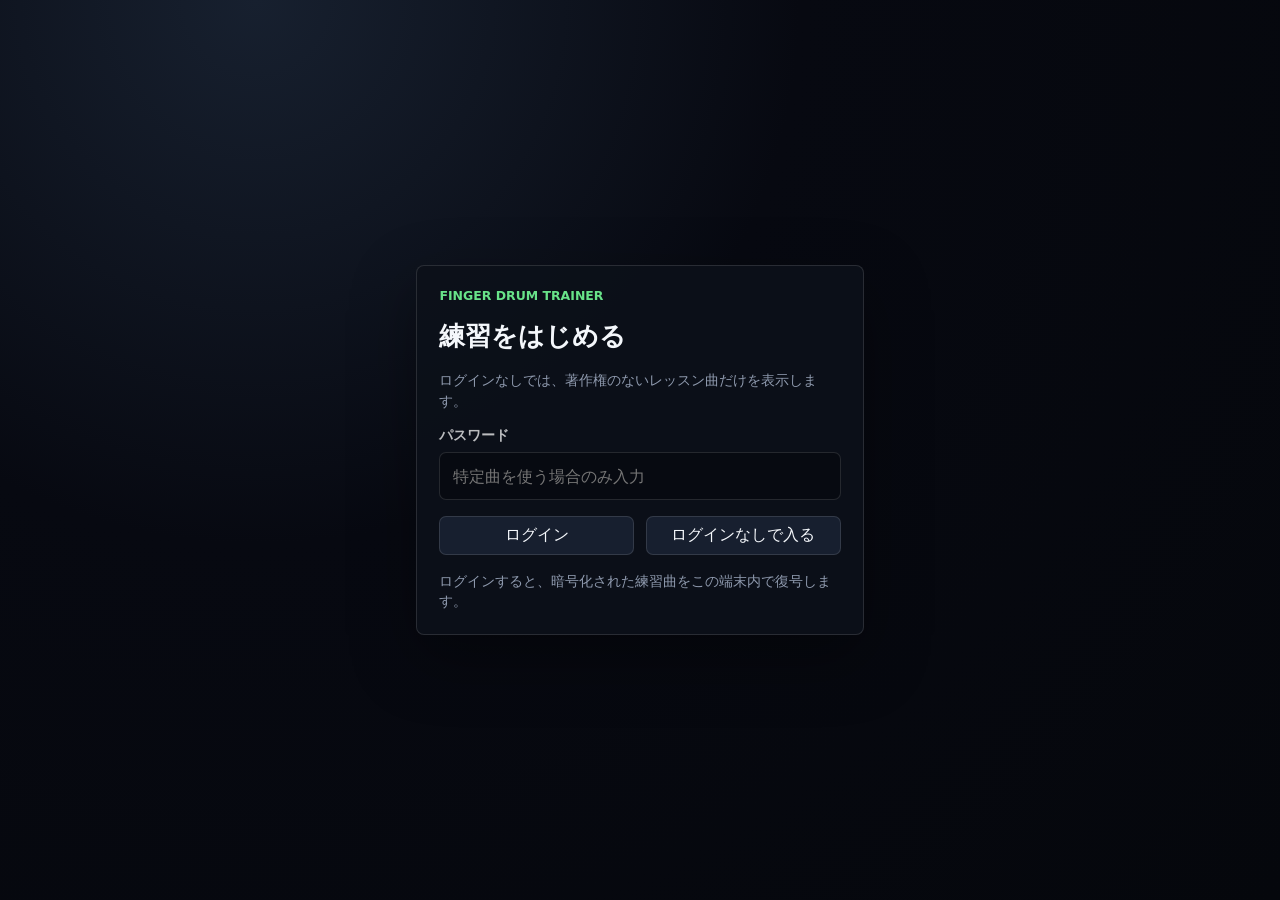
<file: index.html>
<!doctype html>
<html lang="ja">
  <head>
    <meta charset="utf-8" />
    <meta name="viewport" content="width=device-width, initial-scale=1" />
    <title>Finger Drum Trainer</title>
    <link rel="stylesheet" href="./styles.css?v=protected-login-1" />
  </head>
  <body>
    <section id="loginScreen" class="login-screen" aria-label="ログイン">
      <div class="login-panel">
        <p class="login-kicker">Finger Drum Trainer</p>
        <h1>練習をはじめる</h1>
        <p class="login-copy">ログインなしでは、著作権のないレッスン曲だけを表示します。</p>
        <label class="login-field">
          <span>パスワード</span>
          <input id="privatePassword" type="password" autocomplete="current-password" placeholder="特定曲を使う場合のみ入力" />
        </label>
        <div class="login-actions">
          <button id="privateLogin" type="button">ログイン</button>
          <button id="guestLogin" type="button">ログインなしで入る</button>
        </div>
        <p id="loginStatus" class="login-status">ログインすると、暗号化された練習曲をこの端末内で復号します。</p>
      </div>
    </section>

    <main id="appShell" class="app-shell" hidden>
      <section class="stage-panel" aria-label="演奏画面">
        <header class="topbar">
          <div>
            <h1>Finger Drum Trainer</h1>
            <p id="midiStatus" hidden></p>
          </div>
          <div class="transport" aria-label="トランスポート">
            <label class="tempo-select">
              <span>BPM</span>
              <select id="bpmSelect" aria-label="BPM"></select>
            </label>
            <button id="metronomeToggle" type="button" aria-pressed="false">Metro Off</button>
            <button id="playToggle" type="button">Play</button>
            <button id="resetSong" type="button">Reset</button>
          </div>
        </header>

        <div class="meter-row">
          <div>
            <span>BPM</span>
            <strong id="bpmReadout">92</strong>
          </div>
          <div>
            <span>Score</span>
            <strong id="scoreReadout">0</strong>
          </div>
          <div>
            <span>Combo</span>
            <strong id="comboReadout">0</strong>
          </div>
          <div>
            <span>Judge</span>
            <strong id="judgeReadout">Ready</strong>
          </div>
        </div>

        <div class="canvas-wrap">
          <canvas id="noteCanvas" width="1280" height="760" aria-label="ノーツ落下レーン"></canvas>
        </div>
      </section>

      <aside class="pad-panel" aria-label="MIDI PAD">
        <div class="panel-tabs" role="tablist" aria-label="パネル切り替え">
          <button id="padTab" class="active" type="button" role="tab" aria-selected="true" aria-controls="padContent">PAD</button>
          <button id="settingsTab" type="button" role="tab" aria-selected="false" aria-controls="settingsContent">設定</button>
        </div>
        <div id="padContent" class="tab-page active" role="tabpanel" aria-labelledby="padTab">
          <div class="pad-header">
            <div>
              <h2>4x4 Pads</h2>
              <p>左下P01から右へ、上段へ採番</p>
            </div>
            <button id="demoPattern" type="button">見本</button>
          </div>
          <div id="padGrid" class="pad-grid"></div>
        </div>
        <div id="settingsContent" class="tab-page" role="tabpanel" aria-labelledby="settingsTab">
          <section class="settings-group">
            <h2>MIDI</h2>
            <p id="settingsMidiStatus">未接続</p>
            <p class="midi-help">iPadでは画面PADをタップして練習できます。実機MIDI PADはMac/WindowsのChrome/Edgeで使えます。</p>
            <div class="settings-actions">
              <button id="connectMidi" type="button">MIDI接続</button>
              <button id="learnToggle" type="button">Learn</button>
            </div>
          </section>
          <section class="settings-group">
            <h2>曲</h2>
            <label class="select-row">
              <span>Song</span>
              <select id="songSelect"></select>
            </label>
            <p id="songDescription">基本8ビート</p>
          </section>
          <section class="settings-group">
            <h2>Tempo</h2>
            <label class="range-row">
              <span>BPM</span>
              <input id="bpmSlider" type="range" min="50" max="180" value="92" />
              <strong id="settingsBpmReadout">92</strong>
            </label>
          </section>
          <section class="settings-group">
            <h2>音量</h2>
            <label class="range-row">
              <span>伴奏</span>
              <input id="melodyVolume" type="range" min="0" max="120" value="80" />
              <strong id="melodyVolumeReadout">80</strong>
            </label>
            <label class="range-row">
              <span>ドラム</span>
              <input id="drumVolume" type="range" min="0" max="120" value="90" />
              <strong id="drumVolumeReadout">90</strong>
            </label>
            <label class="range-row">
              <span>Metro</span>
              <input id="metroVolume" type="range" min="0" max="120" value="70" />
              <strong id="metroVolumeReadout">70</strong>
            </label>
          </section>
          <section class="settings-group">
            <h2>PAD音色</h2>
            <label class="select-row">
              <span>PAD</span>
              <select id="soundPadSelect" aria-label="音色を変更するPAD"></select>
            </label>
            <label class="select-row">
              <span>音色</span>
              <select id="soundPresetSelect" aria-label="PAD音色"></select>
            </label>
            <div class="settings-actions">
              <button id="previewSound" type="button">試聴</button>
              <button id="resetSounds" type="button">音色を初期化</button>
            </div>
            <p id="soundStorageStatus">音色: GarageBand配置</p>
          </section>
          <section class="settings-group">
            <h2>Assign</h2>
            <p id="assignStorageStatus">アサイン: 未保存</p>
            <button id="resetAssign" type="button">アサインを初期化</button>
            <div id="mapList" class="map-list"></div>
          </section>
        </div>
      </aside>
    </main>

    <script src="./app.js?v=protected-login-1"></script>
  </body>
</html>
</file>
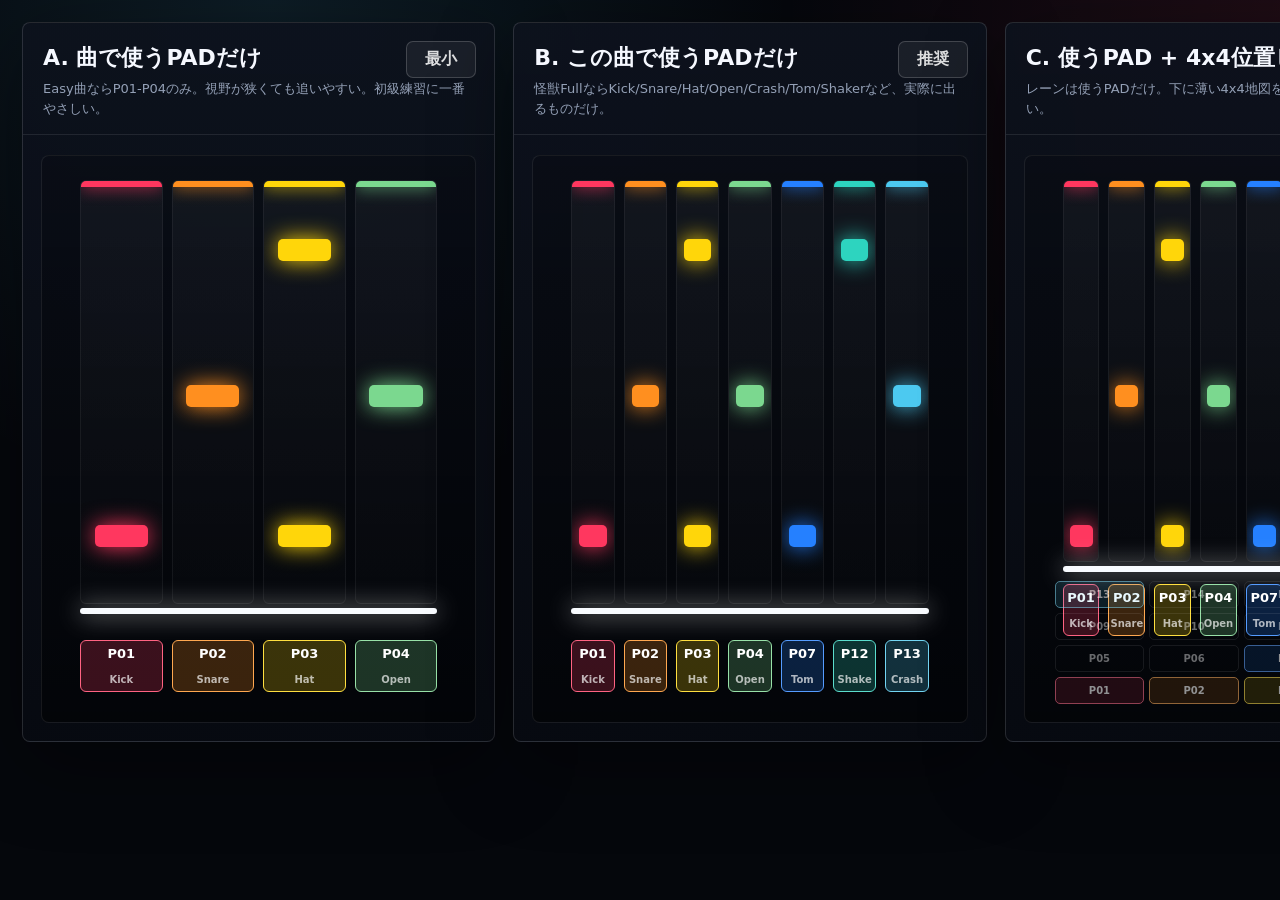
<file: mockups/active-pad-lane-ideas.html>
<!doctype html>
<html lang="ja">
  <head>
    <meta charset="utf-8" />
    <meta name="viewport" content="width=device-width, initial-scale=1" />
    <title>Active Pad Lane Ideas</title>
    <style>
      :root {
        color-scheme: dark;
        --bg: #05070c;
        --panel: #0d121d;
        --line: rgba(255, 255, 255, 0.13);
        --text: #f5f8ff;
        --muted: #94a0b6;
        --hit: #f8fbff;
        --p01: #ff375f;
        --p02: #ff8f1f;
        --p03: #ffd60a;
        --p04: #7bd88f;
        --p07: #2580ff;
        --p12: #2dd4bf;
        --p13: #4cc9f0;
      }

      * { box-sizing: border-box; }

      body {
        margin: 0;
        min-height: 100vh;
        background: #05070c;
        color: var(--text);
        font-family: Inter, ui-sans-serif, system-ui, -apple-system, BlinkMacSystemFont, "Segoe UI", sans-serif;
      }

      .sheet {
        width: 1500px;
        display: grid;
        grid-template-columns: repeat(3, minmax(0, 1fr));
        gap: 18px;
        padding: 22px;
        background:
          radial-gradient(circle at 18% 0%, rgba(76, 201, 240, 0.11), transparent 36%),
          radial-gradient(circle at 86% 2%, rgba(255, 55, 95, 0.10), transparent 34%),
          var(--bg);
      }

      .concept {
        position: relative;
        min-height: 720px;
        overflow: hidden;
        border: 1px solid var(--line);
        border-radius: 8px;
        background: linear-gradient(180deg, rgba(13, 18, 29, 0.94), rgba(7, 10, 17, 0.97));
        box-shadow: 0 24px 80px rgba(0, 0, 0, 0.38);
      }

      .title {
        min-height: 112px;
        padding: 20px 20px 14px;
        border-bottom: 1px solid rgba(255, 255, 255, 0.09);
      }

      h2 {
        margin: 0;
        font-size: 22px;
        letter-spacing: 0;
      }

      p {
        margin: 6px 0 0;
        color: var(--muted);
        font-size: 13px;
        line-height: 1.55;
      }

      .badge {
        position: absolute;
        right: 18px;
        top: 18px;
        min-width: 70px;
        padding: 7px 10px;
        border: 1px solid rgba(255, 255, 255, 0.18);
        border-radius: 7px;
        background: rgba(255, 255, 255, 0.06);
        color: rgba(255, 255, 255, 0.86);
        font-weight: 850;
        text-align: center;
      }

      .stage {
        position: absolute;
        inset: 132px 18px 18px;
        border: 1px solid rgba(255, 255, 255, 0.08);
        border-radius: 8px;
        background: linear-gradient(180deg, rgba(0, 0, 0, 0.15), rgba(0, 0, 0, 0.48));
      }

      .lanes {
        position: absolute;
        inset: 24px 38px 118px;
        display: grid;
        gap: 9px;
      }

      .four .lanes { grid-template-columns: repeat(4, minmax(0, 1fr)); }
      .seven .lanes { grid-template-columns: repeat(7, minmax(0, 1fr)); }
      .hybrid .lanes { grid-template-columns: repeat(8, minmax(0, 1fr)); }

      .lane {
        position: relative;
        overflow: hidden;
        border: 1px solid rgba(255, 255, 255, 0.055);
        border-radius: 6px;
        background: linear-gradient(180deg, rgba(255, 255, 255, 0.045), rgba(255, 255, 255, 0.012));
      }

      .lane::before {
        content: "";
        position: absolute;
        inset: 0 0 auto;
        height: 6px;
        background: var(--color);
        box-shadow: 0 0 16px var(--color);
      }

      .lane.ghost {
        opacity: 0.18;
        background: rgba(255, 255, 255, 0.025);
      }

      .note {
        position: absolute;
        left: 17%;
        width: 66%;
        height: 22px;
        border-radius: 5px;
        background: var(--color);
        box-shadow: 0 0 22px var(--color);
      }

      .note.top { top: 58px; }
      .note.mid { top: 204px; }
      .note.low { top: 344px; }

      .hitline {
        position: absolute;
        left: 38px;
        right: 38px;
        bottom: 108px;
        height: 6px;
        border-radius: 999px;
        background: var(--hit);
        box-shadow: 0 0 24px rgba(255, 255, 255, 0.78);
      }

      .labels {
        position: absolute;
        left: 38px;
        right: 38px;
        bottom: 30px;
        display: grid;
        gap: 9px;
      }

      .four .labels { grid-template-columns: repeat(4, minmax(0, 1fr)); }
      .seven .labels { grid-template-columns: repeat(7, minmax(0, 1fr)); }
      .hybrid .labels { grid-template-columns: repeat(8, minmax(0, 1fr)); }

      .label {
        min-height: 52px;
        border: 1px solid color-mix(in srgb, var(--color), white 22%);
        border-radius: 6px;
        background: color-mix(in srgb, var(--color), transparent 78%);
        color: white;
        display: grid;
        place-items: center;
        text-align: center;
        font-size: 13px;
        font-weight: 900;
        line-height: 1.15;
      }

      .label span {
        color: rgba(255, 255, 255, 0.68);
        font-size: 10px;
        font-weight: 800;
      }

      .label.ghost {
        border-color: rgba(255, 255, 255, 0.12);
        background: rgba(255, 255, 255, 0.025);
        color: rgba(255, 255, 255, 0.35);
      }

      .mini-pad-map {
        position: absolute;
        left: 30px;
        right: 30px;
        bottom: 18px;
        display: grid;
        grid-template-columns: repeat(4, minmax(0, 1fr));
        gap: 5px;
        opacity: 0.56;
      }

      .mini {
        min-height: 27px;
        border: 1px solid rgba(255, 255, 255, 0.15);
        border-radius: 5px;
        display: grid;
        place-items: center;
        color: rgba(255, 255, 255, 0.72);
        font-size: 10px;
        font-weight: 850;
      }

      .mini.on {
        border-color: color-mix(in srgb, var(--color), white 28%);
        background: color-mix(in srgb, var(--color), transparent 78%);
        color: white;
        opacity: 1;
      }

      .hybrid .hitline {
        bottom: 150px;
      }

      .hybrid .lanes {
        inset: 24px 38px 160px;
      }

      .hybrid .labels {
        bottom: 86px;
      }
    </style>
  </head>
  <body>
    <main class="sheet">
      <section class="concept four">
        <div class="title">
          <h2>A. 曲で使うPADだけ</h2>
          <p>Easy曲ならP01-P04のみ。視野が狭くても追いやすい。初級練習に一番やさしい。</p>
          <div class="badge">最小</div>
        </div>
        <div class="stage">
          <div class="lanes" data-pads="P01,P02,P03,P04"></div>
          <div class="hitline"></div>
          <div class="labels" data-pads="P01,P02,P03,P04"></div>
        </div>
      </section>

      <section class="concept seven">
        <div class="title">
          <h2>B. この曲で使うPADだけ</h2>
          <p>怪獣FullならKick/Snare/Hat/Open/Crash/Tom/Shakerなど、実際に出るものだけ。</p>
          <div class="badge">推奨</div>
        </div>
        <div class="stage">
          <div class="lanes" data-pads="P01,P02,P03,P04,P07,P12,P13"></div>
          <div class="hitline"></div>
          <div class="labels" data-pads="P01,P02,P03,P04,P07,P12,P13"></div>
        </div>
      </section>

      <section class="concept hybrid">
        <div class="title">
          <h2>C. 使うPAD + 4x4位置ヒント</h2>
          <p>レーンは使うPADだけ。下に薄い4x4地図を置いて、実機の場所も忘れない。</p>
          <div class="badge">実機感</div>
        </div>
        <div class="stage">
          <div class="lanes" data-pads="P01,P02,P03,P04,P07,P12,P13,P16"></div>
          <div class="hitline"></div>
          <div class="labels" data-pads="P01,P02,P03,P04,P07,P12,P13,P16"></div>
          <div class="mini-pad-map"></div>
        </div>
      </section>
    </main>

    <script>
      const padData = {
        P01: ["Kick", "--p01"], P02: ["Snare", "--p02"], P03: ["Hat", "--p03"], P04: ["Open", "--p04"],
        P07: ["Tom", "--p07"], P12: ["Shake", "--p12"], P13: ["Crash", "--p13"], P16: ["Ghost", "#ffffff"],
      };

      const notePositions = {
        P01: ["low"], P02: ["mid"], P03: ["top", "low"], P04: ["mid"],
        P07: ["low"], P12: ["top"], P13: ["mid"], P16: ["mid"],
      };

      document.querySelectorAll("[data-pads]").forEach((target) => {
        target.dataset.pads.split(",").forEach((id) => {
          const [name, color] = padData[id];
          const el = document.createElement(target.classList.contains("lanes") ? "div" : "div");
          el.style.setProperty("--color", color.startsWith("--") ? `var(${color})` : color);
          if (target.classList.contains("lanes")) {
            el.className = "lane";
            (notePositions[id] || []).forEach((position) => {
              const note = document.createElement("div");
              note.className = `note ${position}`;
              el.appendChild(note);
            });
          } else {
            el.className = "label";
            el.innerHTML = `${id}<br><span>${name}</span>`;
          }
          target.appendChild(el);
        });
      });

      const map = document.querySelector(".mini-pad-map");
      if (map) {
        const active = new Set(["P01", "P02", "P03", "P04", "P07", "P12", "P13", "P16"]);
        ["P13", "P14", "P15", "P16", "P09", "P10", "P11", "P12", "P05", "P06", "P07", "P08", "P01", "P02", "P03", "P04"].forEach((id) => {
          const mini = document.createElement("div");
          const color = padData[id]?.[1] || "rgba(255,255,255,0.2)";
          mini.className = active.has(id) ? "mini on" : "mini";
          mini.style.setProperty("--color", color.startsWith("--") ? `var(${color})` : color);
          mini.textContent = id;
          map.appendChild(mini);
        });
      }
    </script>
  </body>
</html>
</file>
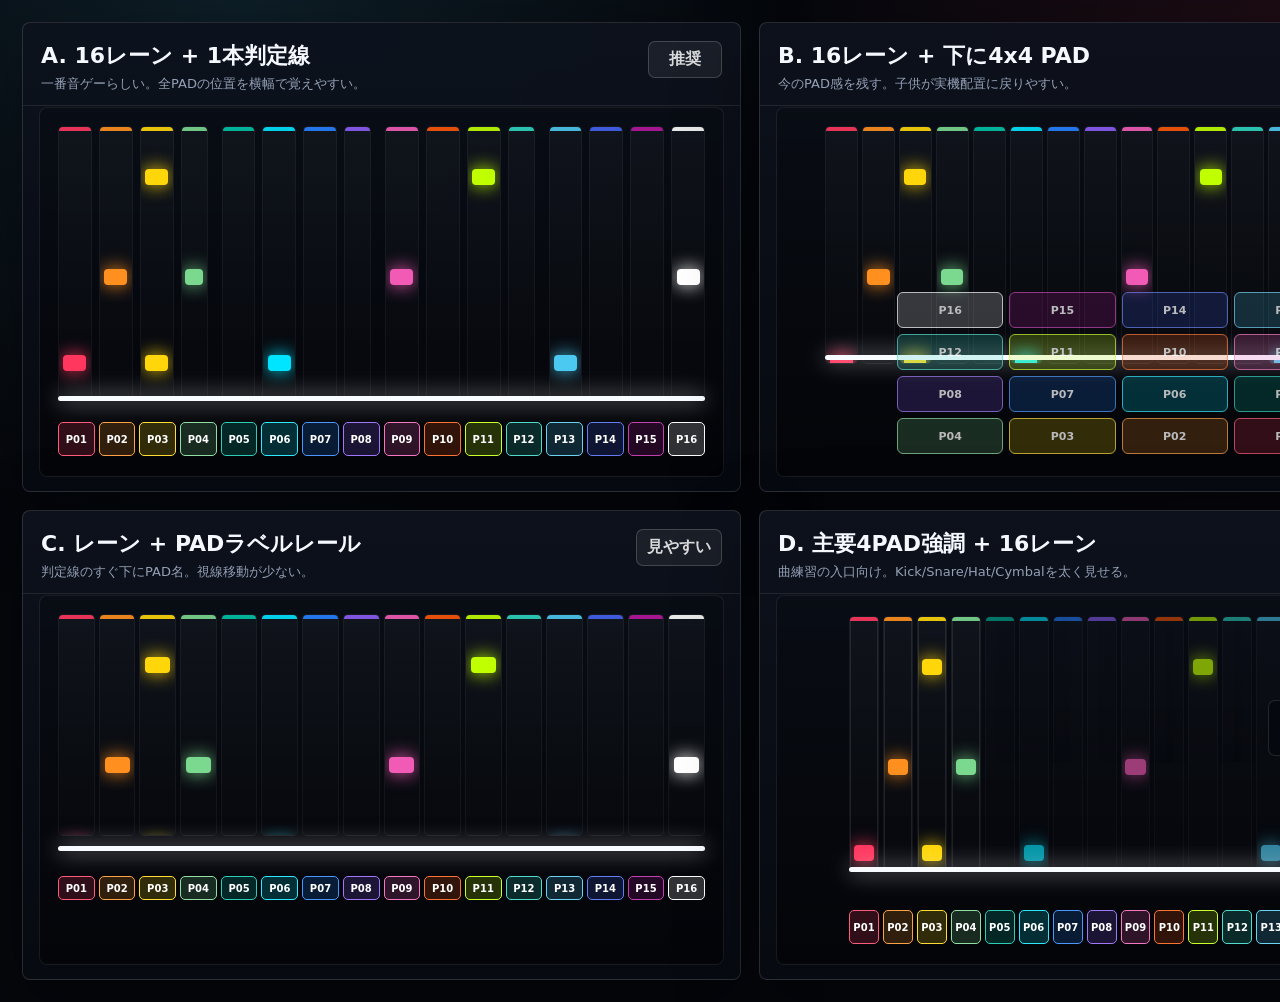
<file: mockups/judgement-lane-ideas.html>
<!doctype html>
<html lang="ja">
  <head>
    <meta charset="utf-8" />
    <meta name="viewport" content="width=device-width, initial-scale=1" />
    <title>Judgement Lane Ideas</title>
    <style>
      :root {
        color-scheme: dark;
        --bg: #060910;
        --panel: #0d121d;
        --line: rgba(255, 255, 255, 0.13);
        --text: #f5f8ff;
        --muted: #94a0b6;
        --hit: #f8fbff;
        --p01: #ff375f;
        --p02: #ff8f1f;
        --p03: #ffd60a;
        --p04: #7bd88f;
        --p05: #00c2a8;
        --p06: #00e5ff;
        --p07: #2580ff;
        --p08: #8b5cf6;
        --p09: #f15bb5;
        --p10: #fb5607;
        --p11: #c0ff00;
        --p12: #2dd4bf;
        --p13: #4cc9f0;
        --p14: #4361ee;
        --p15: #b5179e;
        --p16: #ffffff;
      }

      * {
        box-sizing: border-box;
      }

      body {
        margin: 0;
        min-height: 100vh;
        background: #05070c;
        color: var(--text);
        font-family: Inter, ui-sans-serif, system-ui, -apple-system, BlinkMacSystemFont, "Segoe UI", sans-serif;
      }

      .sheet {
        display: grid;
        grid-template-columns: repeat(2, minmax(0, 1fr));
        gap: 18px;
        padding: 22px;
        width: 1500px;
        background:
          radial-gradient(circle at 16% 0%, rgba(76, 201, 240, 0.12), transparent 34%),
          radial-gradient(circle at 86% 6%, rgba(255, 55, 95, 0.10), transparent 32%),
          #05070c;
      }

      .concept {
        position: relative;
        min-height: 470px;
        overflow: hidden;
        border: 1px solid var(--line);
        border-radius: 8px;
        background: linear-gradient(180deg, rgba(13, 18, 29, 0.94), rgba(7, 10, 17, 0.96));
        box-shadow: 0 24px 80px rgba(0, 0, 0, 0.38);
      }

      .title {
        display: flex;
        justify-content: space-between;
        gap: 14px;
        padding: 18px 18px 12px;
        border-bottom: 1px solid rgba(255, 255, 255, 0.09);
      }

      h2 {
        margin: 0;
        font-size: 22px;
        letter-spacing: 0;
      }

      p {
        margin: 4px 0 0;
        color: var(--muted);
        font-size: 13px;
      }

      .badge {
        align-self: start;
        min-width: 74px;
        padding: 7px 10px;
        border: 1px solid rgba(255, 255, 255, 0.18);
        border-radius: 7px;
        background: rgba(255, 255, 255, 0.06);
        color: rgba(255, 255, 255, 0.84);
        font-weight: 800;
        text-align: center;
      }

      .stage {
        position: absolute;
        inset: 84px 16px 14px;
        border: 1px solid rgba(255, 255, 255, 0.08);
        border-radius: 8px;
        background: linear-gradient(180deg, rgba(0, 0, 0, 0.18), rgba(0, 0, 0, 0.44));
      }

      .lanes {
        position: absolute;
        inset: 18px 18px 76px;
        display: grid;
        grid-template-columns: repeat(16, minmax(0, 1fr));
        gap: 4px;
      }

      .lane {
        position: relative;
        overflow: hidden;
        border-radius: 5px;
        background: linear-gradient(180deg, rgba(255, 255, 255, 0.035), rgba(255, 255, 255, 0.008));
        border: 1px solid rgba(255, 255, 255, 0.045);
      }

      .lane::before {
        content: "";
        position: absolute;
        inset: 0 0 auto;
        height: 4px;
        background: var(--color);
        opacity: 0.9;
      }

      .note {
        position: absolute;
        left: 14%;
        width: 72%;
        height: 16px;
        border-radius: 4px;
        background: var(--color);
        box-shadow: 0 0 18px var(--color);
      }

      .note.one { top: 42px; }
      .note.two { top: 142px; }
      .note.three { top: 228px; }

      .hitline {
        position: absolute;
        left: 18px;
        right: 18px;
        height: 5px;
        border-radius: 999px;
        background: var(--hit);
        box-shadow: 0 0 22px rgba(255, 255, 255, 0.75);
      }

      .labels {
        position: absolute;
        left: 18px;
        right: 18px;
        bottom: 20px;
        display: grid;
        grid-template-columns: repeat(16, minmax(0, 1fr));
        gap: 4px;
      }

      .label {
        min-height: 34px;
        border: 1px solid color-mix(in srgb, var(--color), white 18%);
        border-radius: 5px;
        background: color-mix(in srgb, var(--color), transparent 82%);
        color: white;
        font-size: 10px;
        font-weight: 850;
        text-align: center;
        display: grid;
        place-items: center;
      }

      .deck {
        position: absolute;
        left: 92px;
        right: 92px;
        bottom: 17px;
        display: grid;
        grid-template-columns: repeat(4, minmax(0, 1fr));
        gap: 6px;
        opacity: 0.54;
      }

      .pad {
        min-height: 36px;
        border: 1px solid color-mix(in srgb, var(--color), white 22%);
        border-radius: 6px;
        background: color-mix(in srgb, var(--color), transparent 74%);
        display: grid;
        place-items: center;
        color: white;
        font-size: 11px;
        font-weight: 900;
      }

      .rail {
        position: absolute;
        left: 18px;
        right: 18px;
        bottom: 64px;
        display: grid;
        grid-template-columns: repeat(16, minmax(0, 1fr));
        gap: 4px;
      }

      .rail .label {
        min-height: 24px;
      }

      .compact .lanes {
        inset: 18px 48px 112px;
      }

      .compact .hitline {
        left: 48px;
        right: 48px;
        bottom: 116px;
      }

      .compact .labels {
        display: none;
      }

      .compact .deck {
        left: 120px;
        right: 120px;
        bottom: 22px;
        opacity: 0.72;
      }

      .railway .lanes {
        inset: 18px 18px 128px;
      }

      .railway .hitline {
        bottom: 113px;
      }

      .railway .labels {
        display: none;
      }

      .railway .deck {
        display: none;
      }

      .grouped .lanes {
        gap: 7px;
      }

      .grouped .lane:nth-child(4n) {
        margin-right: 7px;
      }

      .grouped .lane:nth-child(16) {
        margin-right: 0;
      }

      .grouped .hitline {
        bottom: 75px;
      }

      .focus .lanes {
        inset: 20px 72px 92px;
        grid-template-columns: repeat(16, minmax(0, 1fr));
      }

      .focus .lane {
        opacity: 0.64;
      }

      .focus .lane:nth-child(1),
      .focus .lane:nth-child(2),
      .focus .lane:nth-child(3),
      .focus .lane:nth-child(4) {
        opacity: 1;
        box-shadow: inset 0 0 0 1px rgba(255, 255, 255, 0.09);
      }

      .focus .hitline {
        left: 72px;
        right: 72px;
        bottom: 92px;
      }

      .focus .labels {
        left: 72px;
        right: 72px;
        bottom: 20px;
      }

      .callout {
        position: absolute;
        right: 22px;
        top: 104px;
        width: 170px;
        padding: 10px 12px;
        border: 1px solid rgba(255, 255, 255, 0.12);
        border-radius: 7px;
        background: rgba(5, 8, 14, 0.72);
        color: rgba(255, 255, 255, 0.82);
        font-size: 12px;
        font-weight: 750;
      }
    </style>
  </head>
  <body>
    <main class="sheet">
      <section class="concept grouped">
        <div class="title">
          <div>
            <h2>A. 16レーン + 1本判定線</h2>
            <p>一番音ゲーらしい。全PADの位置を横幅で覚えやすい。</p>
          </div>
          <div class="badge">推奨</div>
        </div>
        <div class="stage">
          <div class="lanes"></div>
          <div class="hitline"></div>
          <div class="labels"></div>
        </div>
      </section>

      <section class="concept compact">
        <div class="title">
          <div>
            <h2>B. 16レーン + 下に4x4 PAD</h2>
            <p>今のPAD感を残す。子供が実機配置に戻りやすい。</p>
          </div>
          <div class="badge">実機寄り</div>
        </div>
        <div class="stage">
          <div class="lanes"></div>
          <div class="hitline"></div>
          <div class="deck"></div>
        </div>
      </section>

      <section class="concept railway">
        <div class="title">
          <div>
            <h2>C. レーン + PADラベルレール</h2>
            <p>判定線のすぐ下にPAD名。視線移動が少ない。</p>
          </div>
          <div class="badge">見やすい</div>
        </div>
        <div class="stage">
          <div class="lanes"></div>
          <div class="hitline"></div>
          <div class="rail"></div>
        </div>
      </section>

      <section class="concept focus">
        <div class="title">
          <div>
            <h2>D. 主要4PAD強調 + 16レーン</h2>
            <p>曲練習の入口向け。Kick/Snare/Hat/Cymbalを太く見せる。</p>
          </div>
          <div class="badge">初級</div>
        </div>
        <div class="stage">
          <div class="lanes"></div>
          <div class="hitline"></div>
          <div class="labels"></div>
          <div class="callout">Easy曲はP01-P04を明るく、他は薄く表示</div>
        </div>
      </section>
    </main>

    <script>
      const pads = [
        ["P01", "Kick", "--p01"], ["P02", "Snare", "--p02"], ["P03", "Hat", "--p03"], ["P04", "Open", "--p04"],
        ["P05", "Clap", "--p05"], ["P06", "Rim", "--p06"], ["P07", "TomL", "--p07"], ["P08", "TomH", "--p08"],
        ["P09", "PercA", "--p09"], ["P10", "PercB", "--p10"], ["P11", "Cow", "--p11"], ["P12", "Shake", "--p12"],
        ["P13", "Crash", "--p13"], ["P14", "Ride", "--p14"], ["P15", "FX", "--p15"], ["P16", "Ghost", "--p16"],
      ];

      const notes = {
        0: ["three"],
        1: ["two"],
        2: ["one", "three"],
        3: ["two"],
        5: ["three"],
        8: ["two"],
        10: ["one"],
        12: ["three"],
        15: ["two"],
      };

      document.querySelectorAll(".concept").forEach((concept) => {
        const lanes = concept.querySelector(".lanes");
        const labels = concept.querySelector(".labels");
        const rail = concept.querySelector(".rail");
        const deck = concept.querySelector(".deck");

        pads.forEach(([id, name, color], index) => {
          const lane = document.createElement("div");
          lane.className = "lane";
          lane.style.setProperty("--color", `var(${color})`);
          (notes[index] || []).forEach((className) => {
            const note = document.createElement("div");
            note.className = `note ${className}`;
            lane.appendChild(note);
          });
          lanes.appendChild(lane);

          const label = document.createElement("div");
          label.className = "label";
          label.style.setProperty("--color", `var(${color})`);
          label.textContent = id;
          labels?.appendChild(label.cloneNode(true));

          const railLabel = label.cloneNode(true);
          rail?.appendChild(railLabel);
        });

        if (deck) {
          [...pads].reverse().forEach(([id, , color]) => {
            const pad = document.createElement("div");
            pad.className = "pad";
            pad.style.setProperty("--color", `var(${color})`);
            pad.textContent = id;
            deck.appendChild(pad);
          });
        }
      });
    </script>
  </body>
</html>
</file>
<file: styles.css>
:root {
  color-scheme: dark;
  --bg: #05070c;
  --panel: #0d111a;
  --panel-2: #121826;
  --line: rgba(255, 255, 255, 0.12);
  --text: #f4f7fb;
  --muted: #8e99ad;
  --good: #68e389;
  --warn: #ffd166;
  --bad: #ff5b7a;
}

* {
  box-sizing: border-box;
}

body {
  margin: 0;
  min-height: 100vh;
  background: radial-gradient(circle at 20% 0%, #17202f 0, #070911 34rem, var(--bg) 100%);
  color: var(--text);
  font-family: Inter, ui-sans-serif, system-ui, -apple-system, BlinkMacSystemFont, "Segoe UI", sans-serif;
}

button,
input {
  font: inherit;
}

button {
  min-height: 2.4rem;
  border: 1px solid var(--line);
  border-radius: 7px;
  background: #171f2f;
  color: var(--text);
  cursor: pointer;
}

button:hover {
  border-color: rgba(255, 255, 255, 0.32);
  background: #1d283c;
}

button:disabled {
  cursor: not-allowed;
  opacity: 0.52;
}

button.active {
  border-color: #f5f7fb;
  box-shadow: 0 0 0 2px rgba(255, 255, 255, 0.16) inset;
}

[hidden] {
  display: none !important;
}

.login-screen {
  display: grid;
  min-height: 100vh;
  place-items: center;
  padding: 1.2rem;
}

.login-panel {
  display: grid;
  width: min(100%, 28rem);
  gap: 1rem;
  border: 1px solid var(--line);
  border-radius: 8px;
  background: rgba(13, 17, 26, 0.92);
  padding: 1.4rem;
  box-shadow: 0 1.4rem 4rem rgba(0, 0, 0, 0.35);
}

.login-kicker {
  color: #68e389;
  font-size: 0.78rem;
  font-weight: 800;
  text-transform: uppercase;
}

.login-copy,
.login-status {
  line-height: 1.5;
}

.login-field {
  display: grid;
  gap: 0.45rem;
}

.login-field span {
  color: rgba(255, 255, 255, 0.72);
  font-weight: 800;
}

.login-field input {
  min-height: 3rem;
  border: 1px solid var(--line);
  border-radius: 7px;
  background: #070a11;
  color: var(--text);
  padding: 0 0.8rem;
  outline: none;
}

.login-field input:focus {
  border-color: rgba(104, 227, 137, 0.72);
  box-shadow: 0 0 0 3px rgba(104, 227, 137, 0.14);
}

.login-actions {
  display: grid;
  grid-template-columns: repeat(2, minmax(0, 1fr));
  gap: 0.7rem;
}

.login-status.is-error {
  color: var(--bad);
}

.login-status.is-ok {
  color: var(--good);
}

.app-shell {
  display: grid;
  grid-template-columns: minmax(0, 1fr) minmax(22rem, 30rem);
  gap: 1rem;
  min-height: 100vh;
  padding: 1rem;
}

.stage-panel,
.pad-panel {
  border: 1px solid var(--line);
  border-radius: 8px;
  background: rgba(13, 17, 26, 0.88);
  box-shadow: 0 1.4rem 4rem rgba(0, 0, 0, 0.35);
}

.stage-panel {
  display: flex;
  min-width: 0;
  flex-direction: column;
}

.topbar,
.pad-header,
.panel-tabs {
  display: flex;
  align-items: center;
  justify-content: space-between;
  gap: 1rem;
  padding: 1rem;
  border-bottom: 1px solid var(--line);
}

h1,
h2,
p {
  margin: 0;
}

h1 {
  font-size: clamp(1.2rem, 2vw, 1.7rem);
  letter-spacing: 0;
}

#midiStatus {
  display: none;
}

h2 {
  font-size: 1rem;
}

p,
span {
  color: var(--muted);
  font-size: 0.86rem;
}

.transport {
  display: grid;
  grid-template-columns: minmax(5.5rem, 0.9fr) repeat(3, minmax(5rem, 1fr));
  gap: 0.45rem;
  min-width: min(28rem, 66vw);
}

#metronomeToggle.active {
  border-color: #68e389;
  color: #d9ffe5;
  box-shadow: 0 0 0 2px rgba(104, 227, 137, 0.16) inset;
}

.tempo-select {
  display: grid;
  grid-template-columns: auto minmax(0, 1fr);
  align-items: center;
  gap: 0.4rem;
  min-height: 2.4rem;
  border: 1px solid var(--line);
  border-radius: 7px;
  background: #171f2f;
  padding: 0 0.55rem;
}

.tempo-select span {
  color: rgba(255, 255, 255, 0.66);
  font-size: 0.72rem;
  font-weight: 800;
}

.tempo-select select {
  min-width: 0;
  border: 0;
  background: transparent;
  color: var(--text);
  font: inherit;
  font-weight: 800;
  outline: none;
}

.meter-row {
  display: none;
  grid-template-columns: repeat(4, auto);
  align-items: center;
  gap: 0.8rem;
  padding: 0.8rem 1rem;
  border-bottom: 1px solid var(--line);
  background: rgba(255, 255, 255, 0.025);
}

.meter-row div {
  display: grid;
  gap: 0.15rem;
}

.meter-row strong {
  min-width: 4.5rem;
  font-size: 1.05rem;
}

.meter-row input {
  width: 100%;
  accent-color: #68e389;
}

.canvas-wrap {
  position: relative;
  min-height: 0;
  flex: 1;
  padding: 0.75rem;
}

#noteCanvas {
  display: block;
  width: 100%;
  height: min(86vh, calc(100vh - 7.5rem));
  min-height: 40rem;
  border: 1px solid rgba(255, 255, 255, 0.08);
  border-radius: 8px;
  background: #070a11;
  touch-action: manipulation;
}

.pad-panel {
  display: flex;
  flex-direction: column;
  min-width: 0;
}

.panel-tabs {
  justify-content: flex-start;
  padding: 0.55rem;
}

.panel-tabs button {
  min-width: 6.5rem;
}

.tab-page {
  display: none;
  min-height: 0;
}

.tab-page.active {
  display: block;
}

.pad-header button {
  width: 5.25rem;
}

.pad-grid {
  display: grid;
  grid-template-columns: repeat(4, minmax(0, 1fr));
  gap: 0.6rem;
  padding: 1rem;
}

.pad {
  position: relative;
  display: grid;
  min-height: 7.2rem;
  padding: 0.65rem;
  border: 1px solid color-mix(in srgb, var(--pad-color), white 20%);
  border-radius: 8px;
  background:
    linear-gradient(180deg, color-mix(in srgb, var(--pad-color), transparent 72%), rgba(255, 255, 255, 0.025)),
    var(--panel-2);
  box-shadow: 0 0 1.6rem color-mix(in srgb, var(--pad-color), transparent 82%);
  text-align: left;
  touch-action: manipulation;
  user-select: none;
  -webkit-tap-highlight-color: transparent;
  transition: transform 90ms ease, filter 90ms ease, box-shadow 90ms ease;
}

.pad.hit {
  transform: translateY(2px) scale(0.985);
  filter: brightness(1.45);
  box-shadow: 0 0 2.5rem color-mix(in srgb, var(--pad-color), transparent 42%);
}

.pad.learn-target,
.map-item.learn-target {
  outline: 3px solid #fff;
  outline-offset: 2px;
}

.pad strong {
  align-self: start;
  color: white;
  font-size: 1rem;
}

.pad em {
  color: rgba(255, 255, 255, 0.82);
  font-size: 0.78rem;
  font-style: normal;
}

.pad small {
  align-self: end;
  color: rgba(255, 255, 255, 0.68);
  font-size: 0.72rem;
}

.settings-group {
  display: grid;
  gap: 0.8rem;
  padding: 1rem;
  border-bottom: 1px solid var(--line);
}

.settings-group h2 {
  font-size: 0.95rem;
}

.midi-help {
  color: rgba(255, 255, 255, 0.62);
  line-height: 1.45;
}

.settings-actions {
  display: grid;
  grid-template-columns: repeat(2, minmax(0, 1fr));
  gap: 0.55rem;
}

#resetAssign {
  width: 100%;
}

.range-row {
  display: grid;
  grid-template-columns: auto minmax(0, 1fr) 3rem;
  align-items: center;
  gap: 0.7rem;
}

.select-row {
  display: grid;
  grid-template-columns: auto minmax(0, 1fr);
  align-items: center;
  gap: 0.7rem;
}

.select-row select {
  min-height: 2.4rem;
  border: 1px solid var(--line);
  border-radius: 7px;
  background: #171f2f;
  color: var(--text);
  padding: 0 0.65rem;
}

.range-row input {
  width: 100%;
  accent-color: #68e389;
}

.map-list {
  display: grid;
  grid-template-columns: repeat(2, minmax(0, 1fr));
  gap: 0.45rem;
}

.map-item {
  display: flex;
  align-items: center;
  justify-content: space-between;
  gap: 0.5rem;
  min-height: 2.25rem;
  padding: 0.45rem 0.55rem;
  border: 1px solid color-mix(in srgb, var(--pad-color), white 16%);
  border-radius: 7px;
  background: color-mix(in srgb, var(--pad-color), transparent 86%);
}

.map-item:hover {
  border-color: color-mix(in srgb, var(--pad-color), white 46%);
}

.map-item strong {
  font-size: 0.82rem;
}

.map-item span {
  color: rgba(255, 255, 255, 0.74);
  font-size: 0.78rem;
}

@media (max-width: 980px) {
  .app-shell {
    grid-template-columns: 1fr;
  }

  .transport {
    min-width: 0;
    width: 100%;
  }

  .topbar {
    align-items: stretch;
    flex-direction: column;
  }

  #noteCanvas {
    height: 72vh;
    min-height: 36rem;
  }
}

@media (max-width: 620px) {
  .app-shell {
    padding: 0.55rem;
  }

  .transport {
    grid-template-columns: repeat(2, minmax(0, 1fr));
  }

  .meter-row {
    grid-template-columns: repeat(2, minmax(0, 1fr));
  }

  .pad-grid {
    gap: 0.42rem;
    padding: 0.7rem;
  }

  .pad {
    min-height: 5.8rem;
    padding: 0.5rem;
  }
}
</file>
